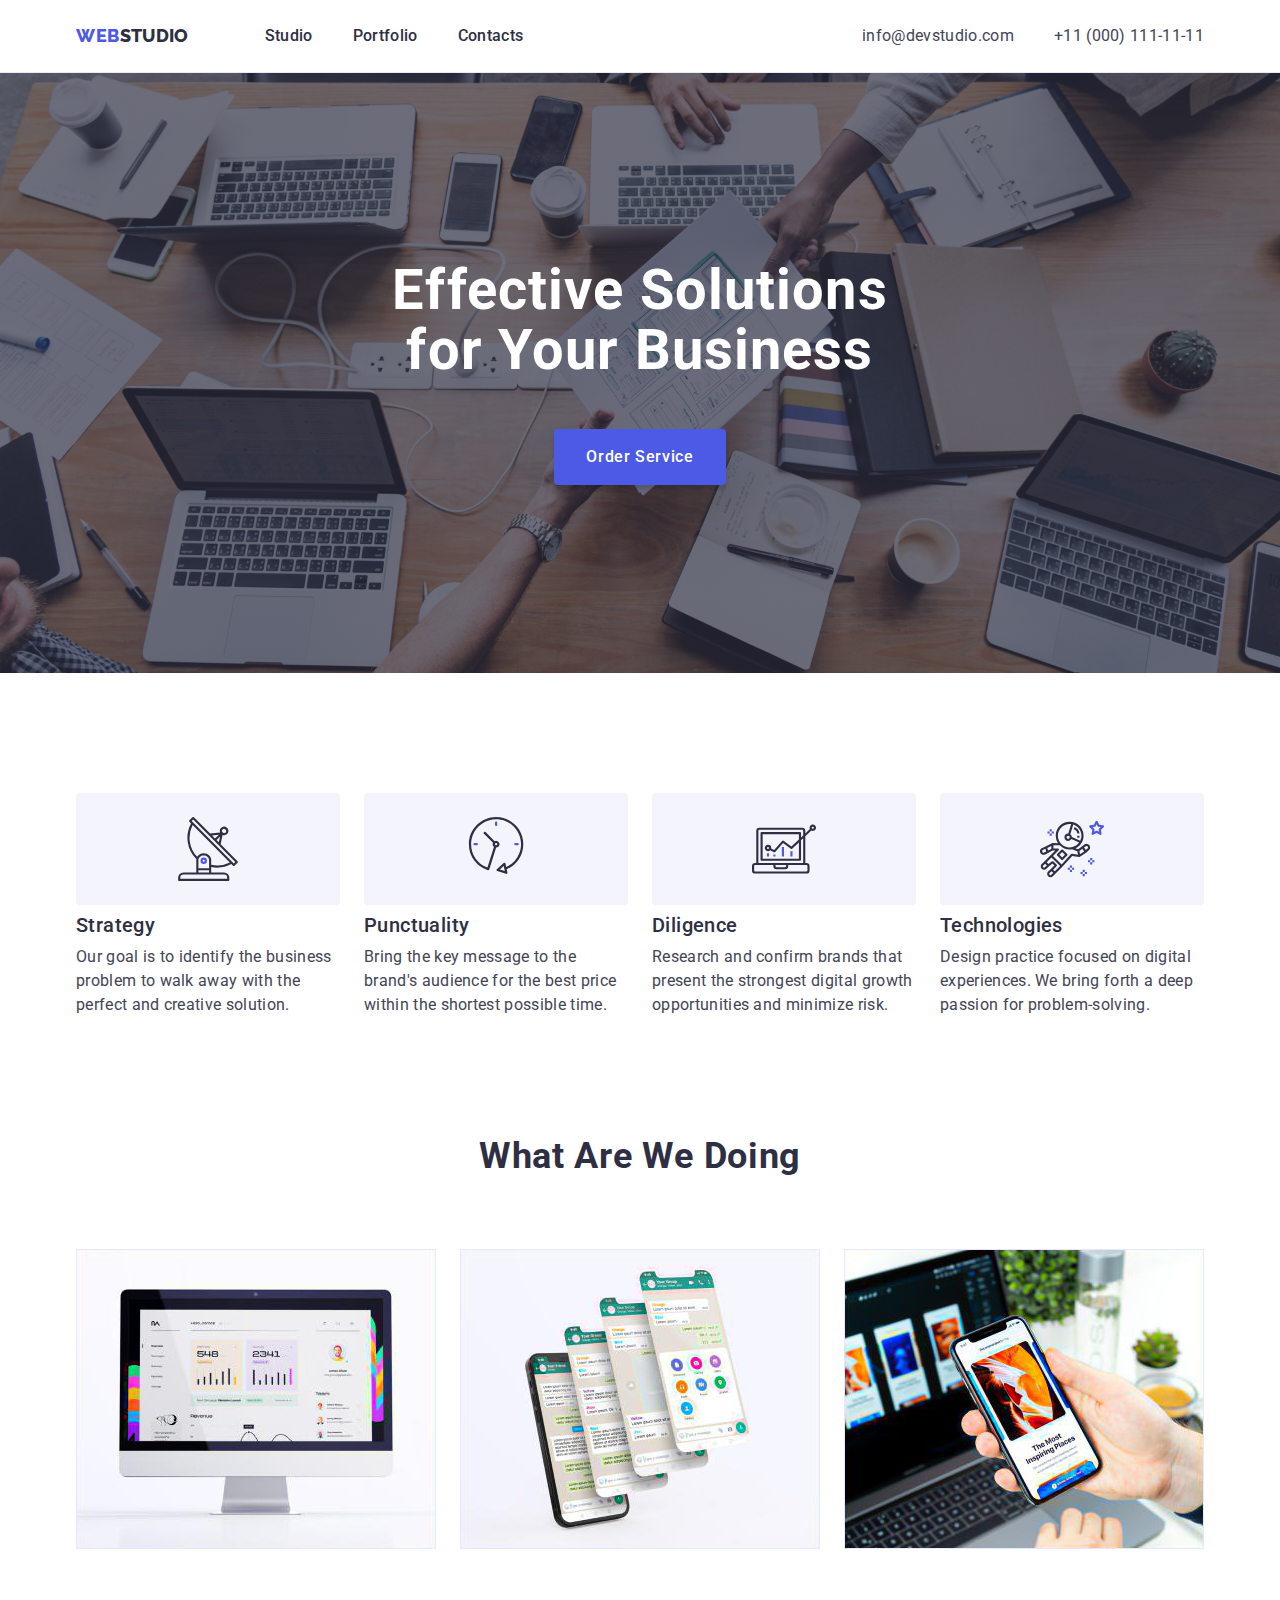
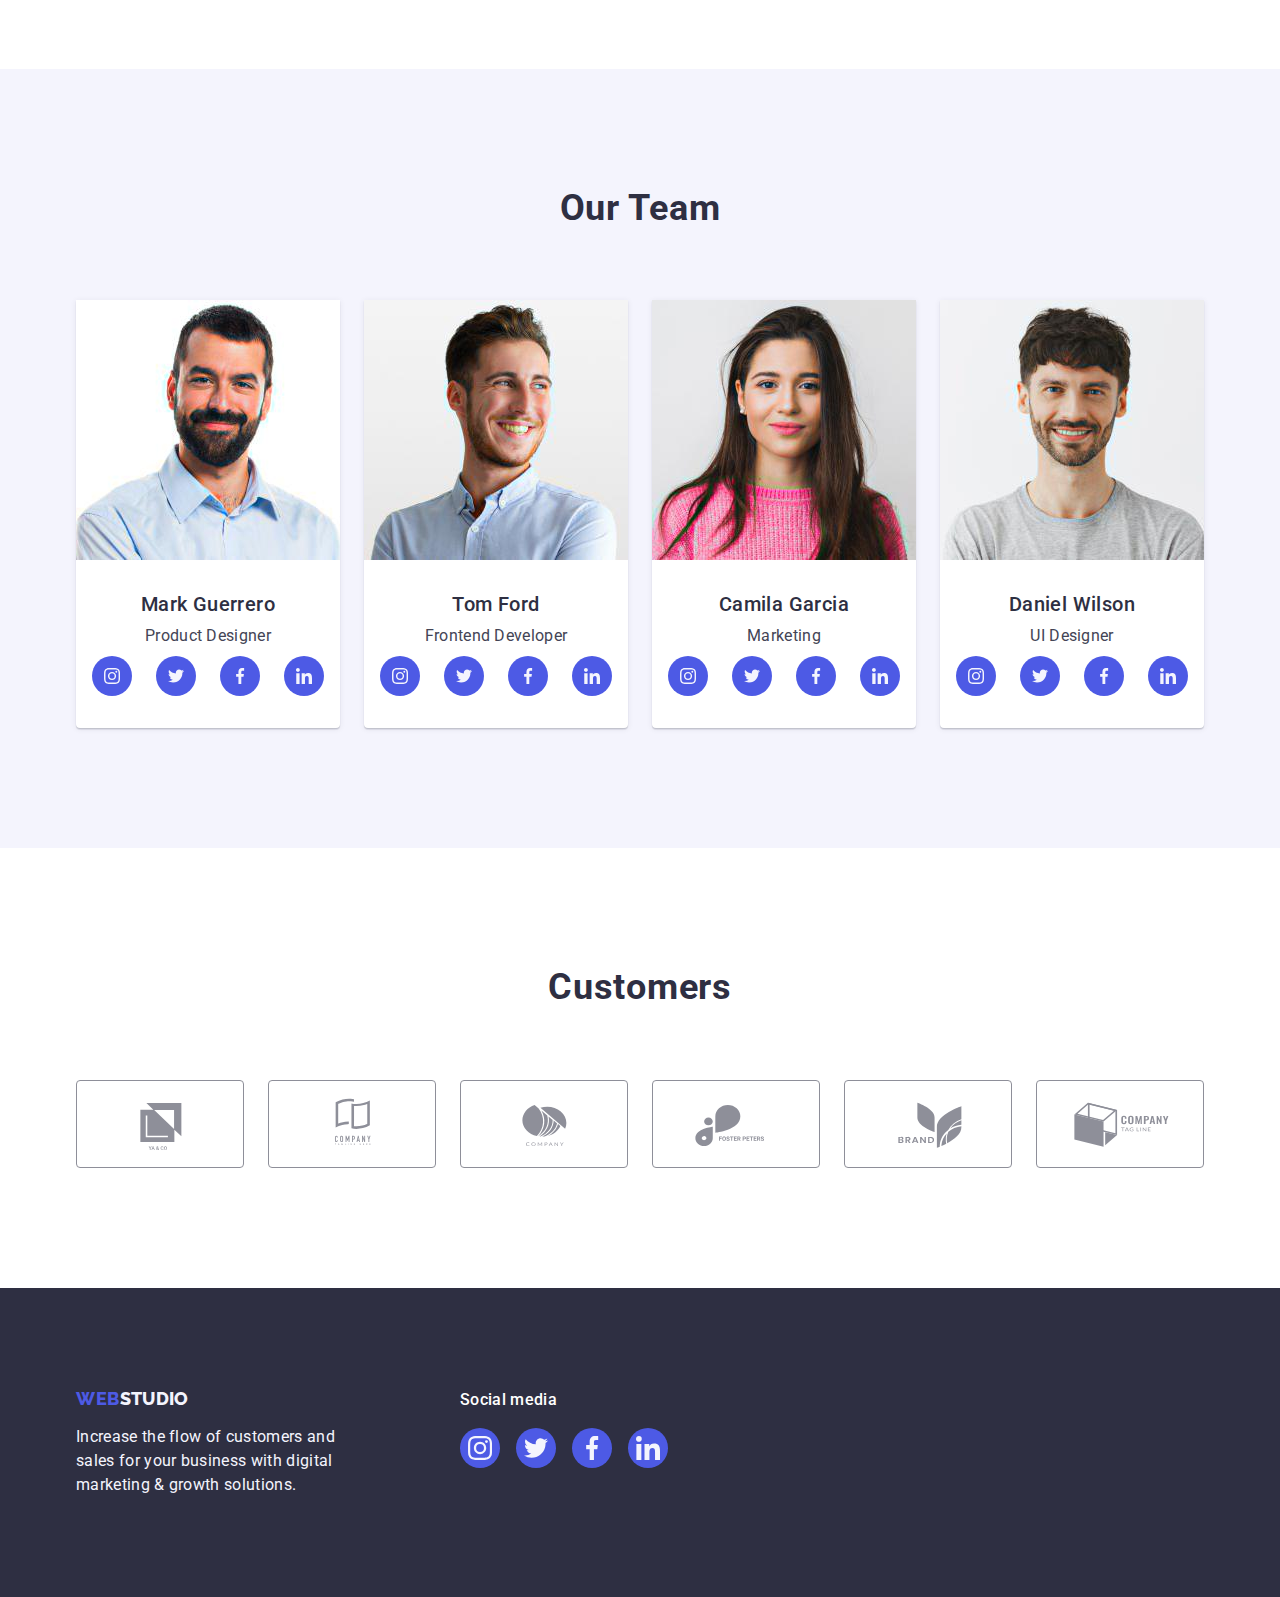
<file: index.html>
<!DOCTYPE html>
<html lang="en">
  <head>
    <meta charset="UTF-8" />
    <meta http-equiv="X-UA-Compatible" content="IE=edge" />
    <meta name="viewport" content="width=device-width, initial-scale=1.0" />
    <title>WebStudio</title>
    <!-- typografy -->
    <link rel="preconnect" href="https://fonts.googleapis.com" />
    <link rel="preconnect" href="https://fonts.gstatic.com" crossorigin />
    <link
      href="https://fonts.googleapis.com/css2?family=Raleway:wght@800&family=Roboto:wght@400;500;700&display=swap"
      rel="stylesheet"
    />
    <!-- styles -->
    <link
      href="https://cdn.jsdelivr.net/npm/modern-normalize@1.1.0/modern-normalize.min.css"
      rel="stylesheet"
    />
    <link rel="stylesheet" href="./css/styles.css" />
  </head>

  <!-- Body -->

  <body>
    <!-- Header -->
    <header class="header">
      <div class="container header-content">
        <nav class="header-content">
          <a class="link logo" href="./index.html"
            >Web<span class="logo-studio">Studio</span></a
          >

          <ul class="list menu">
            <li class="list-item">
              <a class="header-nav link" href="./index.html">Studio</a>
            </li>
            <li class="list-item">
              <a class="header-nav link" href="./portfolio.html">Portfolio</a>
            </li>
            <li class="list-item">
              <a class="header-nav link" href="">Contacts</a>
            </li>
          </ul>
        </nav>
        <address class="menu">
          <ul class="list menu">
            <li class="list-item">
              <a class="link link-address" href="mailto:info@devstudio.com"
                >info@devstudio.com</a
              >
            </li>
            <li class="list-item">
              <a class="link link-address" href="tel:+110001111111"
                >+11 (000) 111-11-11</a
              >
            </li>
          </ul>
        </address>
      </div>
    </header>

    <!-- main content -->
    <main>
      <section class="hero-section section">
        <div class="container">
          <h1 class="hero-text">Effective Solutions for Your Business</h1>
          <button type="button" class="order-service-bt">Order Service</button>
        </div>
      </section>
      <!-- sections -->
      <section class="section">
        <div class="container">
          <h2 class="hsecond-text visually-hidden">Features hidden</h2>
          <ul class="list first-sec-content">
            <li class="list-item first-sec-content-item">
              <div class="icon-container">
                <svg width="64" height="64">
                  <use href="./images/icon.svg#icon-antenna1"></use>
                </svg>
              </div>
              <h3 class="hthird-text">Strategy</h3>
              <p class="paragraph-txt">
                Our goal is to identify the business problem to walk away with
                the perfect and creative solution.
              </p>
            </li>
            <li class="list-item first-sec-content-item">
              <div class="icon-container">
                <svg width="64" height="64">
                  <use href="./images/icon.svg#icon-clock1"></use>
                </svg>
              </div>
              <h3 class="hthird-text">Punctuality</h3>
              <p class="paragraph-txt">
                Bring the key message to the brand's audience for the best price
                within the shortest possible time.
              </p>
            </li>
            <li class="list-item first-sec-content-item">
              <div class="icon-container">
                <svg width="64" height="64">
                  <use href="./images/icon.svg#icon-diagram1"></use>
                </svg>
              </div>
              <h3 class="hthird-text">Diligence</h3>
              <p class="paragraph-txt">
                Research and confirm brands that present the strongest digital
                growth opportunities and minimize risk.
              </p>
            </li>

            <li class="list-item first-sec-content-item">
              <div class="icon-container">
                <svg width="64" height="64">
                  <use href="./images/icon.svg#icon-astronaut1"></use>
                </svg>
              </div>
              <h3 class="hthird-text">Technologies</h3>
              <p class="paragraph-txt">
                Design practice focused on digital experiences. We bring forth a
                deep passion for problem-solving.
              </p>
            </li>
          </ul>
        </div>
      </section>
      <!-- What are we doing sec -->
      <section class="section">
        <div class="container">
          <h2 class="hsecond-text">What are we doing</h2>
          <ul class="list second-sec-content">
            <li class="list-item">
              <img
                src="./images/what_are_we_doing/img_1.jpg"
                width="360"
                alt="screen of computer with grafics"
              />
            </li>
            <li class="list-item">
              <img
                src="./images/what_are_we_doing/img_2.jpg"
                width="360"
                alt="phone with a screen that is doubled 3 times"
              />
            </li>
            <li class="list-item">
              <img
                src="./images/what_are_we_doing/img_3.jpg"
                width="360"
                alt="hand holding a phone near laptop"
              />
            </li>
          </ul>
        </div>
      </section>
      <!-- Our Team sec -->
      <section class="our-team-section section">
        <div class="container">
          <h2 class="hsecond-text">Our Team</h2>
          <ul class="list third-sec-content">
            <li class="list-item li-card-index">
              <img
                src="./images/team_members/team-member1.jpg"
                width="264"
                alt="first team member"
              />
              <div class="card-content card-index">
                <h3 class="hthird-text">Mark Guerrero</h3>
                <p class="paragraph-txt">Product Designer</p>
                <ul class="soc-icons-list list">
                  <li class="soc-icons-li-item">
                    <a class="soc-icons-item" href="">
                      <svg class="soc-icon" width="16" height="16">
                        <use href="./images/icon.svg#icon-instagram"></use>
                      </svg>
                    </a>
                  </li>
                  <li class="soc-icons-li-item">
                    <a class="soc-icons-item" href="">
                      <svg class="soc-icon" width="16" height="16">
                        <use href="./images/icon.svg#icon-twitter"></use>
                      </svg>
                    </a>
                  </li>
                  <li class="soc-icons-li-item">
                    <a class="soc-icons-item" href="">
                      <svg class="soc-icon" width="16" height="16">
                        <use href="./images/icon.svg#icon-facebook"></use>
                      </svg>
                    </a>
                  </li>
                  <li class="soc-icons-li-item">
                    <a class="soc-icons-item" href="">
                      <svg class="soc-icon" width="16" height="16">
                        <use href="./images/icon.svg#icon-linkedin"></use>
                      </svg>
                    </a>
                  </li>
                </ul>
              </div>
            </li>
            <li class="list-item li-card-index">
              <img
                src="./images/team_members/team-member2.jpg"
                width="264"
                alt="second team member"
              />
              <div class="card-content card-index">
                <h3 class="hthird-text">Tom Ford</h3>
                <p class="paragraph-txt">Frontend Developer</p>
                <ul class="soc-icons-list list">
                  <li>
                    <a class="soc-icons-item" href="">
                      <svg class="soc-icon" width="16" height="16">
                        <use href="./images/icon.svg#icon-instagram"></use>
                      </svg>
                    </a>
                  </li>
                  <li>
                    <a class="soc-icons-item" href="">
                      <svg class="soc-icon" width="16" height="16">
                        <use href="./images/icon.svg#icon-twitter"></use>
                      </svg>
                    </a>
                  </li>
                  <li>
                    <a class="soc-icons-item" href="">
                      <svg class="soc-icon" width="16" height="16">
                        <use href="./images/icon.svg#icon-facebook"></use>
                      </svg>
                    </a>
                  </li>
                  <li>
                    <a class="soc-icons-item" href="">
                      <svg class="soc-icon" width="16" height="16">
                        <use href="./images/icon.svg#icon-linkedin"></use>
                      </svg>
                    </a>
                  </li>
                </ul>
              </div>
            </li>
            <li class="list-item li-card-index">
              <img
                src="./images/team_members/team-member3.jpg"
                width="264"
                alt="third team member"
              />
              <div class="card-content card-index">
                <h3 class="hthird-text">Camila Garcia</h3>
                <p class="paragraph-txt">Marketing</p>
                <ul class="soc-icons-list list">
                  <li>
                    <a class="soc-icons-item" href="">
                      <svg class="soc-icon" width="16" height="16">
                        <use href="./images/icon.svg#icon-instagram"></use>
                      </svg>
                    </a>
                  </li>
                  <li>
                    <a class="soc-icons-item" href="">
                      <svg class="soc-icon" width="16" height="16">
                        <use href="./images/icon.svg#icon-twitter"></use>
                      </svg>
                    </a>
                  </li>
                  <li>
                    <a class="soc-icons-item" href="">
                      <svg class="soc-icon" width="16" height="16">
                        <use href="./images/icon.svg#icon-facebook"></use>
                      </svg>
                    </a>
                  </li>
                  <li>
                    <a class="soc-icons-item" href="">
                      <svg class="soc-icon" width="16" height="16">
                        <use href="./images/icon.svg#icon-linkedin"></use>
                      </svg>
                    </a>
                  </li>
                </ul>
              </div>
            </li>
            <li class="list-item li-card-index">
              <img
                src="./images/team_members/team-member4.jpg"
                width="264"
                alt="fourth team member"
              />
              <div class="card-content card-index">
                <h3 class="hthird-text">Daniel Wilson</h3>
                <p class="paragraph-txt">UI Designer</p>
                <ul class="soc-icons-list list">
                  <li>
                    <a class="soc-icons-item" href="">
                      <svg class="soc-icon" width="16" height="16">
                        <use href="./images/icon.svg#icon-instagram"></use>
                      </svg>
                    </a>
                  </li>
                  <li>
                    <a class="soc-icons-item" href="">
                      <svg class="soc-icon" width="16" height="16">
                        <use href="./images/icon.svg#icon-twitter"></use>
                      </svg>
                    </a>
                  </li>
                  <li>
                    <a class="soc-icons-item" href="">
                      <svg class="soc-icon" width="16" height="16">
                        <use href="./images/icon.svg#icon-facebook"></use>
                      </svg>
                    </a>
                  </li>
                  <li>
                    <a class="soc-icons-item" href="">
                      <svg class="soc-icon" width="16" height="16">
                        <use href="./images/icon.svg#icon-linkedin"></use>
                      </svg>
                    </a>
                  </li>
                </ul>
              </div>
            </li>
          </ul>
        </div>
      </section>
      <!-- customers -->
      <section class="customers-section section">
        <div class="container">
          <h2 class="hsecond-text">Customers</h2>
          <ul class="list customers-list">
            <li class="customers-list-item">
              <a class="link customers-list-link" href=""
                ><svg class="customer-icon" width="104" height="56">
                  <use href="./images/icon.svg#icon-client1"></use>
                </svg>
              </a>
            </li>
            <li class="customers-list-item">
              <a class="link customers-list-link" href=""
                ><svg class="customer-icon" width="104" height="56">
                  <use href="./images/icon.svg#icon-client2"></use>
                </svg>
              </a>
            </li>
            <li class="customers-list-item">
              <a class="link customers-list-link" href=""
                ><svg class="customer-icon" width="104" height="56">
                  <use href="./images/icon.svg#icon-client3"></use>
                </svg>
              </a>
            </li>
            <li class="customers-list-item">
              <a class="link customers-list-link" href=""
                ><svg class="customer-icon" width="104" height="56">
                  <use href="./images/icon.svg#icon-client4"></use>
                </svg>
              </a>
            </li>
            <li class="customers-list-item">
              <a class="link customers-list-link" href=""
                ><svg class="customer-icon" width="104" height="56">
                  <use href="./images/icon.svg#icon-client5"></use>
                </svg>
              </a>
            </li>
            <li class="customers-list-item">
              <a class="link customers-list-link" href=""
                ><svg class="customer-icon" width="104" height="56">
                  <use href="./images/icon.svg#icon-client6"></use>
                </svg>
              </a>
            </li>
          </ul>
        </div>
      </section>
    </main>
    <!-- footer -->
    <footer class="ft-properties">
      <div class="container">
        <div class="ft-description">
          <a class="link logo" href="./index.html"
            >Web<span class="logo-studio-sec">Studio</span></a
          >
          <p class="footer-text">
            Increase the flow of customers and sales for your business with
            digital marketing & growth solutions.
          </p>
        </div>
        <!-- soc media -->
        <div class="social-media">
          <p class="paragraph-txt">Social media</p>
          <ul class="soc-icons-list list">
            <li class="soc-icons-li-item">
              <a href="" class="soc-icons-item">
                <svg class="soc-icon" width="24" height="24">
                  <use href="./images/icon.svg#icon-instagram"></use>
                </svg>
              </a>
            </li>
            <li class="soc-icons-li-item">
              <a href="" class="soc-icons-item">
                <svg class="soc-icon" width="24" height="24">
                  <use href="./images/icon.svg#icon-twitter"></use>
                </svg>
              </a>
            </li>
            <li class="soc-icons-li-item">
              <a href="" class="soc-icons-item">
                <svg class="soc-icon" width="24" height="24">
                  <use href="./images/icon.svg#icon-facebook"></use>
                </svg>
              </a>
            </li>
            <li class="soc-icons-li-item">
              <a href="" class="soc-icons-item">
                <svg class="soc-icon" width="24" height="24">
                  <use href="./images/icon.svg#icon-linkedin"></use>
                </svg>
              </a>
            </li>
          </ul>
        </div>
      </div>
    </footer>
  </body>
</html>
</file>
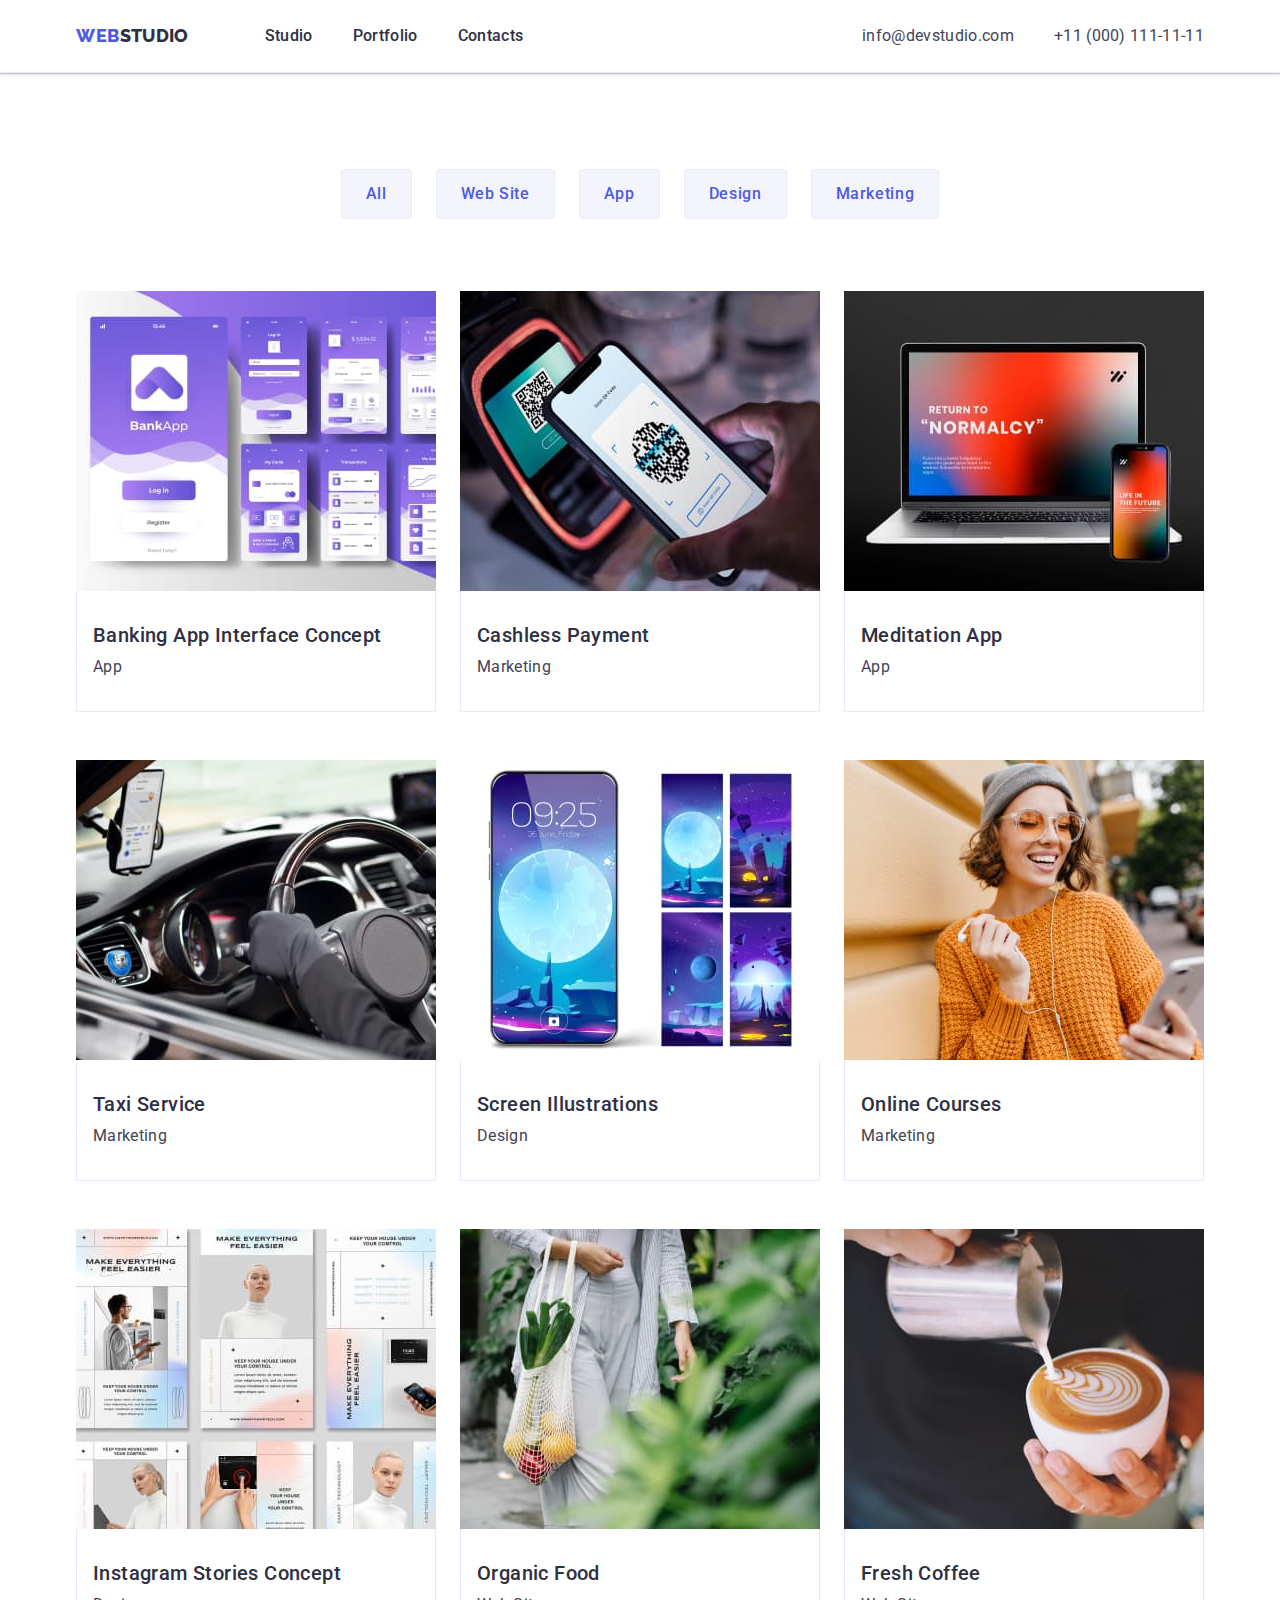
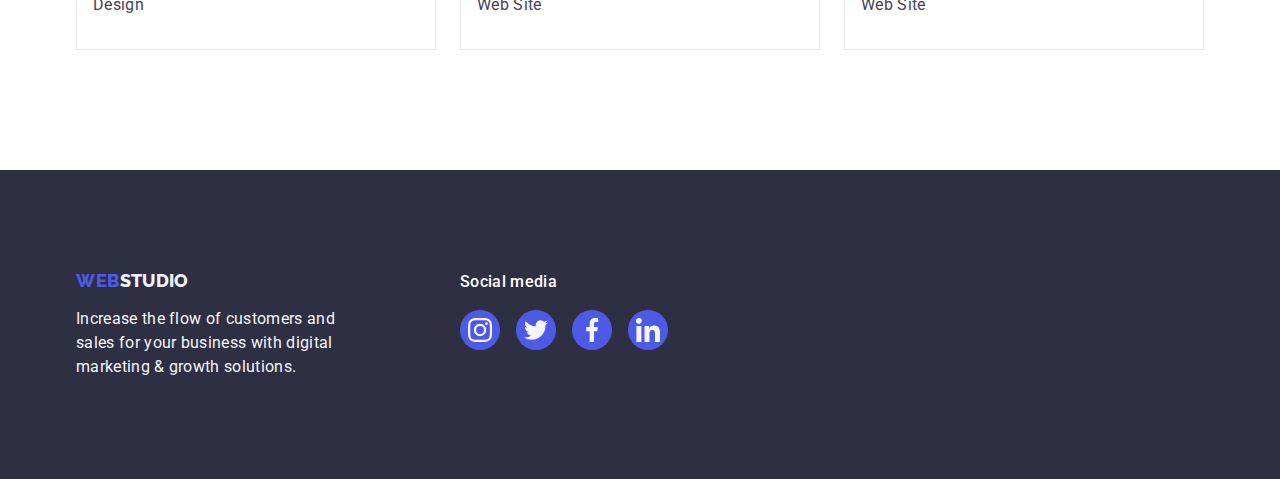
<file: portfolio.html>
<!DOCTYPE html>
<html lang="en">
  <head>
    <meta charset="UTF-8" />
    <meta http-equiv="X-UA-Compatible" content="IE=edge" />
    <meta name="viewport" content="width=device-width, initial-scale=1.0" />
    <title>Document</title>
    <!-- typografy -->
    <link rel="preconnect" href="https://fonts.googleapis.com" />
    <link rel="preconnect" href="https://fonts.gstatic.com" crossorigin />
    <link
      href="https://fonts.googleapis.com/css2?family=Raleway:wght@800&family=Roboto:wght@400;500;700&display=swap"
      rel="stylesheet"
    />
    <!-- styles -->
    <link
      href="https://cdn.jsdelivr.net/npm/modern-normalize@1.1.0/modern-normalize.min.css"
      rel="stylesheet"
    />
    <link rel="stylesheet" href="./css/styles.css" />
  </head>
  <!-- Body -->
  <body>
    <!-- Header -->
    <header class="header">
      <div class="container header-content">
        <nav class="header-content">
          <a class="link logo" href="./index.html"
            >Web<span class="logo-studio">Studio</span></a
          >

          <ul class="list menu">
            <li class="list-item">
              <a class="header-nav link" href="./index.html">Studio</a>
            </li>
            <li class="list-item">
              <a class="header-nav link" href="./portfolio.html">Portfolio</a>
            </li>
            <li class="list-item">
              <a class="header-nav link" href="">Contacts</a>
            </li>
          </ul>
        </nav>
        <address class="menu">
          <ul class="list menu">
            <li class="list-item">
              <a class="link link-address" href="mailto:info@devstudio.com"
                >info@devstudio.com</a
              >
            </li>
            <li class="list-item">
              <a class="link link-address" href="tel:+110001111111"
                >+11 (000) 111-11-11</a
              >
            </li>
          </ul>
        </address>
      </div>
    </header>

    <!-- Main content-->
    <main>
      <section class="section portfolio-section">
        <div class="container">
          <h1 class="hero-text visually-hidden">Portfolio</h1>

          <!-- buttons filters -->

          <ul class="list filter-btn-list">
            <li class="list-item">
              <button type="button" class="filter-btn">All</button>
            </li>
            <li class="list-item">
              <button type="button" class="filter-btn">Web Site</button>
            </li>
            <li class="list-item">
              <button type="button" class="filter-btn">App</button>
            </li>
            <li class="list-item">
              <button type="button" class="filter-btn">Design</button>
            </li>
            <li class="list-item">
              <button type="button" class="filter-btn">Marketing</button>
            </li>
          </ul>
          <!-- Portfolio cards -->
          <ul class="list portfolio-card-list">
            <li class="list-item project-cards">
              <a href="" class="link">
                <img
                  src="./images/portfolio_images/row1/img-1.jpg"
                  alt="some examples of interface of the app"
                />
                <div class="card-content card-content-portfolio">
                  <h2 class="hthird-text">Banking App Interface Concept</h2>
                  <p class="paragraph-txt">App</p>
                </div>
              </a>
            </li>
            <li class="list-item project-cards">
              <a href="" class="link">
                <img
                  src="./images/portfolio_images/row1/img-2.jpg"
                  alt="hand holding a phone near a terminal"
                />
                <div class="card-content card-content-portfolio">
                  <h2 class="hthird-text">Cashless Payment</h2>
                  <p class="paragraph-txt">Marketing</p>
                </div>
              </a>
            </li>
            <li class="list-item project-cards">
              <a href="" class="link">
                <img
                  src="./images/portfolio_images/row1/img-3.jpg"
                  alt="example of interface of the app on laptop and phone"
                />
                <div class="card-content card-content-portfolio">
                  <h2 class="hthird-text">Meditation App</h2>
                  <p class="paragraph-txt">App</p>
                </div>
              </a>
            </li>

            <li class="list-item project-cards">
              <a href="" class="link"
                ><img
                  src="./images/portfolio_images/row2/img-4.jpg"
                  alt="hand holding the steering wheel of the car"
                />
                <div class="card-content card-content-portfolio">
                  <h2 class="hthird-text">Taxi Service</h2>
                  <p class="paragraph-txt">Marketing</p>
                </div>
              </a>
            </li>

            <li class="list-item project-cards">
              <a href="" class="link"
                ><img
                  src="./images/portfolio_images/row2/img-5.jpg"
                  alt="phone screen with moon"
                />
                <div class="card-content card-content-portfolio">
                  <h2 class="hthird-text">Screen Illustrations</h2>
                  <p class="paragraph-txt">Design</p>
                </div>
              </a>
            </li>
            <li class="list-item project-cards">
              <a href="" class="link">
                <img
                  src="./images/portfolio_images/row2/img-6.jpg"
                  alt="girl watching course on phone and smiling"
                />
                <div class="card-content card-content-portfolio">
                  <h2 class="hthird-text">Online Courses</h2>
                  <p class="paragraph-txt">Marketing</p>
                </div>
              </a>
            </li>

            <li class="list-item project-cards">
              <a href="" class="link"
                ><img
                  src="./images/portfolio_images/row3/img-7.jpg"
                  alt="some examples of stories"
                />
                <div class="card-content card-content-portfolio">
                  <h2 class="hthird-text">Instagram Stories Concept</h2>
                  <p class="paragraph-txt">Design</p>
                </div>
              </a>
            </li>
            <li class="list-item project-cards">
              <a href="" class="link"
                ><img
                  src="./images/portfolio_images/row3/img-8.jpg"
                  alt="a bag with vegetables"
                />
                <div class="card-content card-content-portfolio">
                  <h2 class="hthird-text">Organic Food</h2>
                  <p class="paragraph-txt">Web Site</p>
                </div>
              </a>
            </li>
            <li class="list-item project-cards">
              <a href="" class="link"
                ><img
                  src="./images/portfolio_images/row3/img-9.jpg"
                  alt="process of latte art"
                />
                <div class="card-content card-content-portfolio">
                  <h2 class="hthird-text">Fresh Coffee</h2>
                  <p class="paragraph-txt">Web Site</p>
                </div>
              </a>
            </li>
          </ul>
        </div>
      </section>
    </main>

    <!-- footer -->
    <footer class="ft-properties">
      <div class="container">
        <div class="ft-description">
          <a class="link logo" href="./index.html"
            >Web<span class="logo-studio-sec">Studio</span></a
          >
          <p class="footer-text">
            Increase the flow of customers and sales for your business with
            digital marketing & growth solutions.
          </p>
        </div>
        <!-- soc media -->
        <div class="social-media">
          <p class="paragraph-txt">Social media</p>
          <ul class="soc-icons-list list">
            <li class="soc-icons-li-item">
              <a href="" class="soc-icons-item">
                <svg class="soc-icon" width="24" height="24">
                  <use href="./images/icon.svg#icon-instagram"></use>
                </svg>
              </a>
            </li>
            <li class="soc-icons-li-item">
              <a href="" class="soc-icons-item">
                <svg class="soc-icon" width="24" height="24">
                  <use href="./images/icon.svg#icon-twitter"></use>
                </svg>
              </a>
            </li>
            <li class="soc-icons-li-item">
              <a href="" class="soc-icons-item">
                <svg class="soc-icon" width="24" height="24">
                  <use href="./images/icon.svg#icon-facebook"></use>
                </svg>
              </a>
            </li>
            <li class="soc-icons-li-item">
              <a href="" class="soc-icons-item">
                <svg class="soc-icon" width="24" height="24">
                  <use href="./images/icon.svg#icon-linkedin"></use>
                </svg>
              </a>
            </li>
          </ul>
        </div>
      </div>
    </footer>
  </body>
</html>
</file>
<file: css/styles.css>
/*  General */  



h1, h2, h3, p {
        margin-top: 0;
        margin-bottom: 0;
}
ul,ol{
        margin-top: 0;
        margin-bottom: 0;
        padding-left: 0;
}

img{
        display: block;
}
 .container{
        width: 1158px;
        margin-left: auto;
        margin-right: auto;
        align-items: center;
        padding: 0 15px;
 } 

.section{
        padding-top: 120px;
        padding-bottom: 120px;
}
section:nth-child(3){
        padding-top: 0px;
}
button{
        cursor: pointer;

}
.visually-hidden {
        position: absolute;
        width: 1px;
        height: 1px;
        margin: -1px;
        border: 0;
        padding: 0;

        white-space: nowrap;
        clip-path: inset(100%);
        clip: rect(0 0 0 0);
        overflow: hidden;
}

:root{
/* .       COLORS */
--primary-brand: #4D5AE5;
--pressed-state: #404BBF;
--dark: #2E2F42;
--light: #F4F4FD;
--white-background:#FFFFFF;
--text: #434455;
--success: #31D0AA;
--subtle-text: #8E8F99;
--accent: #E7E9FC;
--modal-overlay: #2E2F42B2;
--modal-background:#FCFCFC;
}
body{
        font-family: "Roboto", sans-serif;
        font-size: 16px;
        color: var(--text);
        background-color: var(--white-background);
}
/* COMPONENTS */
.link{
text-decoration: none;
line-height: 1.5;
color: var(--primary-brand);
        letter-spacing: 0.02em;
}
.menu{
        gap: 40px;
        font-style: normal;
        margin-left: auto;
}
.list {
        list-style: none;
        display: flex;
        
}
.list-item{
background-color: var(--white-background);
}
.hsecond-text {
        font-style: normal;
        font-weight: 700;
        font-size: 36px;
        line-height: 1.1;
        text-align: center;
        letter-spacing: 0.02em;
        text-transform: capitalize;
        color: var(--dark);
        margin-bottom: 72px;
}
.hthird-text {
        font-style: normal;
        font-weight: 500;
        font-size: 20px;
        line-height: 1.2;
        letter-spacing: 0.02em;
        color: var(--dark);
        margin-bottom: 8px;
}
.card-content{
        padding-top: 32px;
        padding-bottom: 32px;
        
}
  /*  logo */
  .logo {
          font-family: 'Raleway', sans-serif;
          font-weight: 800;
          font-size: 18px;
          line-height: 1.17;
          letter-spacing: 0.03em;
          text-transform: uppercase;
          color: var(--primary-brand);
display: inline-block;
  }
  .ft-properties .logo{
        margin-bottom: 16px;
  }
.header .logo{
                margin-right: 76px;
  }

  .logo-studio {
          color: var(--dark);
                letter-spacing: 0.02em;
  }

  .logo-studio-sec {

          width: 71px;
          color: var(--light);
                letter-spacing: 0.02em;
  }

  /* /Logo */

/* HEADER */
        .header{
        box-sizing: border-box;
        border-bottom: 1px solid var(--accent);
        box-shadow: 0px 2px 1px rgba(46, 47, 66, 0.08), 0px 1px 1px rgba(46, 47, 66, 0.16), 0px 1px 6px rgba(46, 47, 66, 0.08);
        
        }
.header-content{
        display: flex;
        flex-direction: row;
        align-items: center;
    
}


.header-nav {
        display: block;
        font-weight: 500;
        color: var(--dark);
        line-height: 1.5;
        letter-spacing: 0.02em;
        padding: 24px 0;
}
.header-nav:hover,
.header-nav:focus {
        color: var(--pressed-state);
}
.link-address {
        letter-spacing: 0.02em;
        color: var(--text);
        display: block;
                padding: 24px 0;

}


.link-address:hover,
.link-address:focus {
       
        color: var(--pressed-state);
}
.header-items{
        display: flex;
        flex-direction: row;
}
/* FOOTER */
.ft-properties {
        background-color: var(--dark);
        padding-top: 100px;
        padding-bottom: 100px;
}
.ft-properties .paragraph-txt{
        font-weight: 500;
        color: var(--white-background);
        margin-bottom: 16px;
}
.ft-properties .soc-icons-list{
        gap: 16px;
}
/* .ft-description{
        margin-right: 120px;
} */
.ft-properties .container{
        display: flex;
        gap: 120px;
        align-items: baseline;
}
.footer-text {
        line-height: 1.5;
        color: var(--light);
        letter-spacing: 0.02em;
        width: 264px;
}
.social-media .hthird-text{
        margin-bottom: 16px;
        color: var(--white-background);
}

/* /FOOTER */
/*  */
/*  */
/* MAIN INDEX */
/* hero */
.hero-section {
        background: var(--dark);
        height: 600px;
        padding-top: 188px;
        padding-bottom: 188px;
        background-size: cover;
        background-image: linear-gradient(rgba(46, 47, 66, 0.7), rgba(46, 47, 66, 0.7)), url(../images/hero-background.jpg);
        background-position: center;
        background-repeat: no-repeat;
        max-width: 1440px;
        margin-left: auto;
        margin-right: auto;
}

.hero-text {
        max-width: 496px;
        font-weight: 700;
        font-size: 56px;
        line-height: 1.07;
        text-align: center;
        color: var(--white-background);
        letter-spacing: 0.02em;
        
        margin-bottom: 48px;
        margin-left: auto;
        margin-right: auto;
}

.our-team-section {
        background-color: var(--light);
}
.order-service-bt {
        border: none;
        min-width: 169px;
        height: 56px;
        font-family: inherit;
        font-weight: 500;
        color: var(--white-background);
        background-color: var(--primary-brand);
        box-shadow: 0px 4px 4px rgba(0, 0, 0, 0.15);
        border-radius: 4px;
        font-size: 16px;
        line-height: 1.5;
        letter-spacing: 0.04em;
        cursor: pointer;
                display: block;
                flex-direction: row;
                align-items: flex-start;
        padding: 16px 32px;
margin-left: auto;
        margin-right: auto;}

.order-service-bt:hover,
.order-service-bt:focus {
     
        background-color: var(--pressed-state);
}
/* hero */
/* 1 sec */

.first-sec-content{
        display: flex;
                gap: 24px;
}
.first-sec-content-item{
       width: 264px; 
}

/* 1 sec */
/* 2 sec */
.icon-container{
        width: 264px;
        height: 112px;
        display: flex;
        border-radius: 4px;
        justify-content: center;
        align-items: center;
        background-color: var(--light);
        margin-bottom: 8px;
}
.second-sec-content{
        gap: 24px;
        
}
/* 3sec */
.third-sec-content{
        gap: 24px;
}
.card-index{
        border-radius: 0px 0px 4px 4px;

        text-align: center;
        padding: 32px 0;
       
}
.li-card-index{
                width: calc((100% - 72px) / 4);
                box-shadow: 0px 1px 6px rgba(46, 47, 66, 0.08),
                                0px 1px 1px rgba(46, 47, 66, 0.16),
                                0px 2px 1px rgba(46, 47, 66, 0.08);
                        border-radius: 0px 0px 4px 4px;
}
.card-index>.paragraph-txt{
                margin-bottom: 8px;
}
.soc-icon{
        fill: var(--light);
}
.soc-icons-list{
        display: flex;
        gap: 24px;
        justify-content: center;
}
.soc-icons-item{
        display: flex;
        width: 40px;
        height: 40px;
        border-radius: 50%;
        background-color: var(--primary-brand);
        justify-content: center;
        align-items: center;

}

.soc-icons-item:hover,
.soc-icons-item:focus{
                background-color: var(--pressed-state);
}
.soc-icons-li-item{

}
.social-media .soc-icons-item:hover,
.social-media .soc-icons-item:focus{
        background-color: var(--success);
}

/* Customers */
.customers-list{ 
        display: flex;
        justify-content: center;       
        gap: 24px;
}
.customers-list-link{
        
        display: flex;
        justify-content: center;
        align-items: center;
        width: 168px;
        height: 88px;
        border: 1px solid var(--subtle-text);
        border-radius: 4px;
color: var(--subtle-text);
}
.customer-icon{
        fill: currentColor;
}
.customers-list-link:hover,
.customers-list-link:focus{
        border-color: var(--pressed-state);
        color: var(--pressed-state);
}
.customers-list-link:hover .customer-icon,
.customers-list-link:focus .customer-icon {
        fill: var(--pressed-state);
}

/* /MAIN INDEX */
/* MAIN PORTFOLIO */
.portfolio-section{
        padding-top: 96px;
                padding-bottom: 120px;
}
.filter-btn {
  
        background-color: var(--light);
        border-radius: 4px;
        font-family: inherit;
        font-weight: 500;
        font-size: 16px;
        line-height: 1.5;
        letter-spacing: 0.04em;
        color: var(--primary-brand);
        cursor: pointer;
        padding-top: 12px;
         padding-bottom: 12px;
         padding-left: 24px;
          padding-right: 24px;
        border: 1px solid var(--accent);
}

.filter-btn:hover,
.filter-btn:focus {
        background-color: var(--pressed-state);
        box-shadow: 0px 3px 1px rgba(0, 0, 0, 0.1), 0px 2px 1px rgba(0, 0, 0, 0.08), 0px 2px 2px rgba(0, 0, 0, 0.12);
        color: var(--white-background);
        border: 1px solid transparent;
}
.filter-btn-list{
     justify-content: center;
 margin-bottom: 72px;
 margin-left: auto;
 margin-right: auto;
gap: 24px;

}
.paragraph-txt{
        font-size: 16px;
        line-height: 1.5;
        letter-spacing: 0.02em;
        color: var(--text);
}
.portfolio-card-list{
        flex-wrap: wrap;
        column-gap: 24px;
        row-gap: 48px;
}

.project-cards > .link:hover
{
box-shadow: 0px 1px 6px rgba(46, 47, 66, 0.08), 0px 1px 1px rgba(46, 47, 66, 0.16), 0px 2px 1px rgba(46, 47, 66, 0.08);
}

.project-cards > .link:focus{
box-shadow: 0px 1px 6px rgba(46, 47, 66, 0.08), 0px 1px 1px rgba(46, 47, 66, 0.16), 0px 2px 1px rgba(46, 47, 66, 0.08);
}
.project-cards .link{
        display: block;
}
.card-content-portfolio{
        padding: 32px 16px;
        border: 1px solid var(--accent);
                border-top: none;

}
/* /MAIN PORTFOLIO */
</file>
